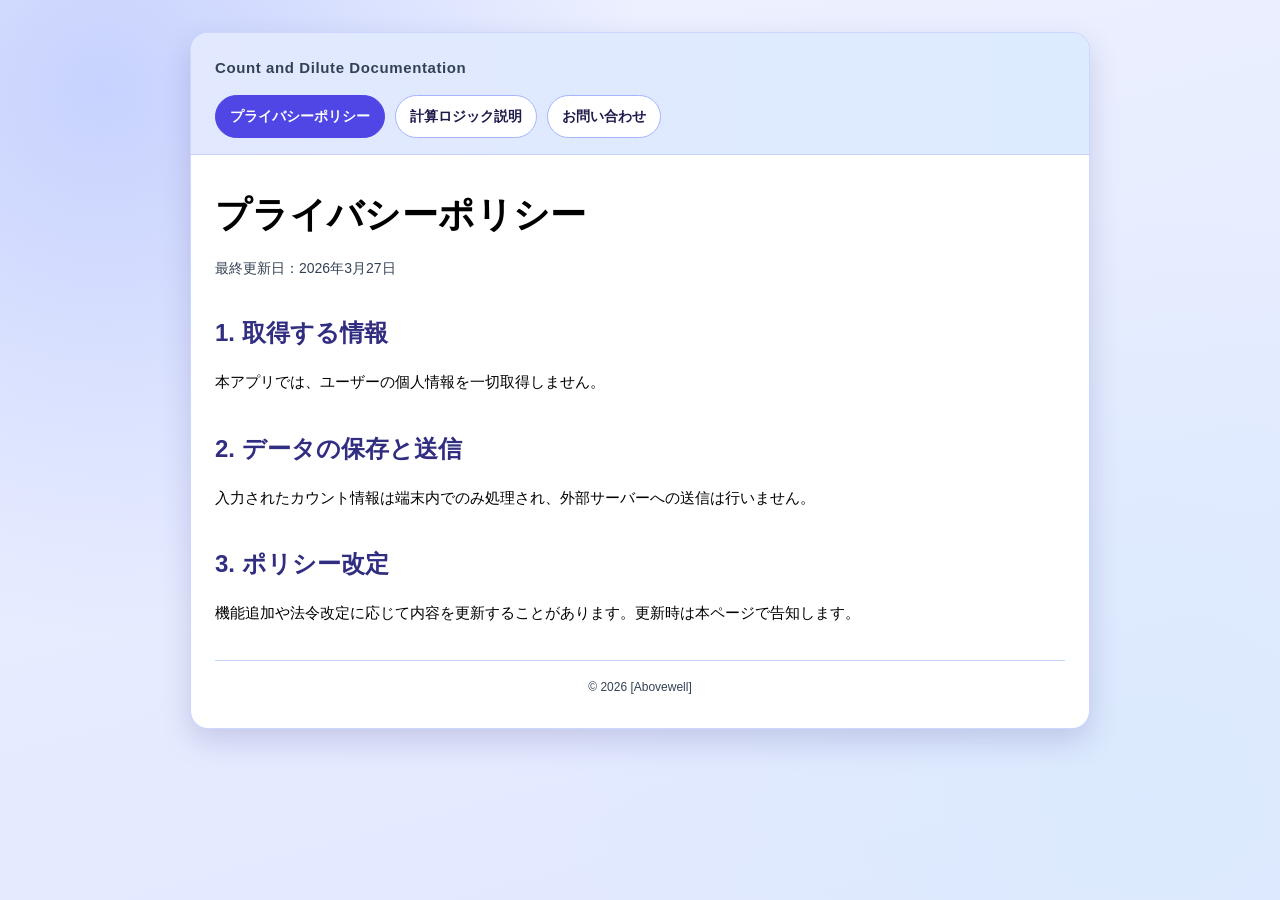
<file: index.html>
<!DOCTYPE html>
<html lang="ja">
<head>
    <meta charset="UTF-8">
    <meta name="viewport" content="width=device-width, initial-scale=1.0">
    <title>Hemocytometer プライバシーポリシー</title>
    <link rel="stylesheet" href="assets/styles.css">
</head>
<body>
    <div class="page">
        <header class="site-header">
            <p class="brand">Count and Dilute Documentation</p>
            <nav class="nav" aria-label="サイトナビゲーション">
                <a class="nav-link active" href="index.html">プライバシーポリシー</a>
                <a class="nav-link" href="calculation.html">計算ロジック説明</a>
                <a class="nav-link" href="inquiry.html">お問い合わせ</a>
            </nav>
        </header>

        <main class="content">
            <h1 class="page-title">プライバシーポリシー</h1>
            <p class="meta">最終更新日：2026年3月27日</p>

            <section class="section" id="information-collected">
                <h2>1. 取得する情報</h2>
                <p>本アプリでは、ユーザーの個人情報を一切取得しません。</p>
            </section>

            <section class="section" id="data-storage">
                <h2>2. データの保存と送信</h2>
                <p>入力されたカウント情報は端末内でのみ処理され、外部サーバーへの送信は行いません。</p>
            </section>

            <section class="section" id="policy-change">
                <h2>3. ポリシー改定</h2>
                <p>機能追加や法令改定に応じて内容を更新することがあります。更新時は本ページで告知します。</p>
            </section>

            <footer class="site-footer">
            &copy; 2026 [Abovewell]
            </footer>
        </main>
    </div>
</body>
</html>
</file>
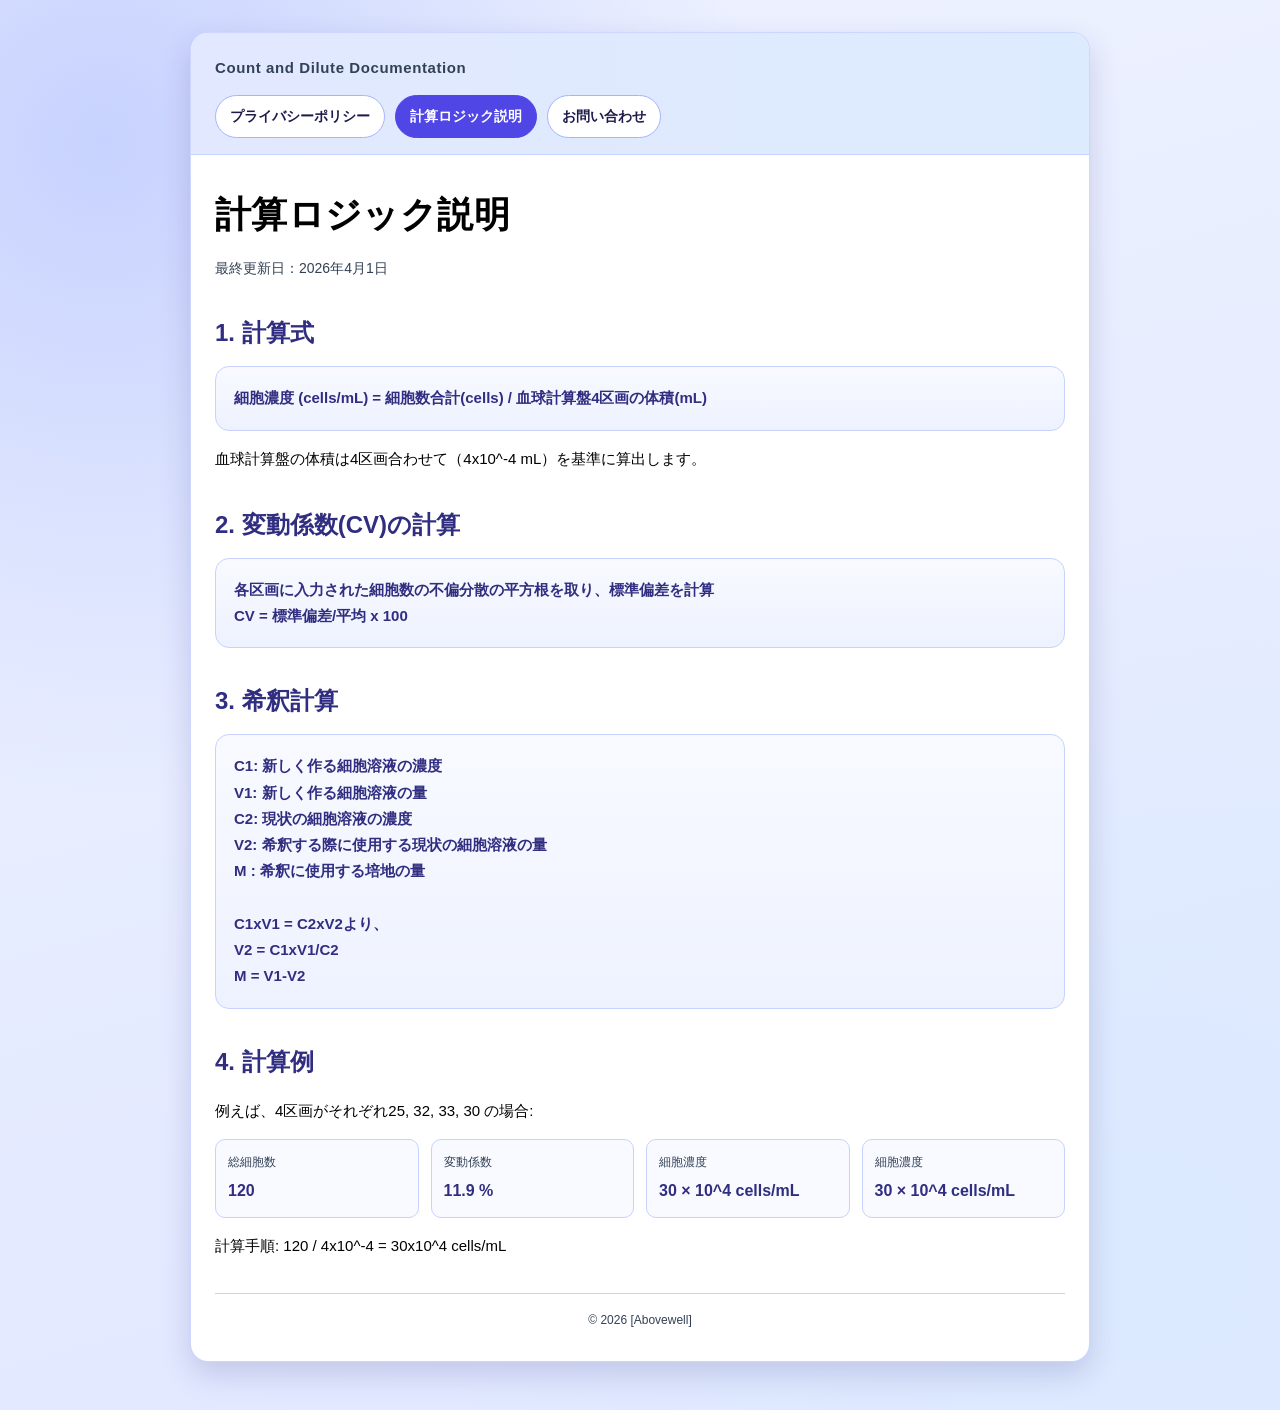
<file: calculation.html>
<!DOCTYPE html>
<html lang="ja">
<head>
    <meta charset="UTF-8">
    <meta name="viewport" content="width=device-width, initial-scale=1.0">
    <title>Hemocytometer 計算ロジック説明</title>
    <link rel="stylesheet" href="assets/styles.css">
</head>
<body>
    <div class="page">
        <header class="site-header">
            <p class="brand">Count and Dilute Documentation</p>
            <nav class="nav" aria-label="サイトナビゲーション">
                <a class="nav-link" href="index.html">プライバシーポリシー</a>
                <a class="nav-link active" href="calculation.html">計算ロジック説明</a>
                <a class="nav-link" href="inquiry.html">お問い合わせ</a>
            </nav>
        </header>

        <main class="content">
            <h1 class="page-title">計算ロジック説明</h1>
            <p class="meta">最終更新日：2026年4月1日</p>

            <section class="section" id="formula">
                <h2>1. 計算式</h2>
                <div class="formula-card">
                    <p class="formula">細胞濃度 (cells/mL) = 細胞数合計(cells) / 血球計算盤4区画の体積(mL)</p>
                </div>
                <p>血球計算盤の体積は4区画合わせて（4x10^-4 mL）を基準に算出します。</p>
            </section>

            <section class="section" id="formula">
                <h2>2. 変動係数(CV)の計算</h2>
                <div class="formula-card">
                    <p class="formula">
                        各区画に入力された細胞数の不偏分散の平方根を取り、標準偏差を計算<br>
                        CV = 標準偏差/平均 x 100
                    </p>
                </div>
            </section>
            <section class="section" id="formula">
                <h2>3. 希釈計算</h2>
                <div class="formula-card">
                    <p class="formula">
                        C1: 新しく作る細胞溶液の濃度<br>
                        V1: 新しく作る細胞溶液の量<br>
                        C2: 現状の細胞溶液の濃度<br>
                        V2: 希釈する際に使用する現状の細胞溶液の量<br>
                        M : 希釈に使用する培地の量<br>
                        <br>
                        C1xV1 = C2xV2より、<br>
                        V2 = C1xV1/C2<br>
                        M = V1-V2
                    </p>
                </div>
            </section>
            <section class="section" id="example">
                <h2>4. 計算例</h2>
                <p>例えば、4区画がそれぞれ25, 32, 33, 30 の場合:</p>
                <p>
                    <div class="example-grid">
                        <div class="example-cell">
                            <span class="example-label">総細胞数</span>
                            <span class="example-value">120</span>
                        </div>
                        <div class="example-cell">
                            <span class="example-label">変動係数</span>
                            <span class="example-value">11.9 %</span>
                        </div>
                        <div class="example-cell">
                            <span class="example-label">細胞濃度</span>
                            <span class="example-value">30 × 10^4 cells/mL</span>
                        </div>
                        <div class="example-cell">
                            <span class="example-label">細胞濃度</span>
                            <span class="example-value">30 × 10^4 cells/mL</span>
                        </div>
                    </div>
                </p>
                <p>計算手順: 120 / 4x10^-4 = 30x10^4 cells/mL</p>
            </section>

            <footer class="site-footer">
                &copy; 2026 [Abovewell]
            </footer>
        </main>
    </div>
</body>
</html>
</file>
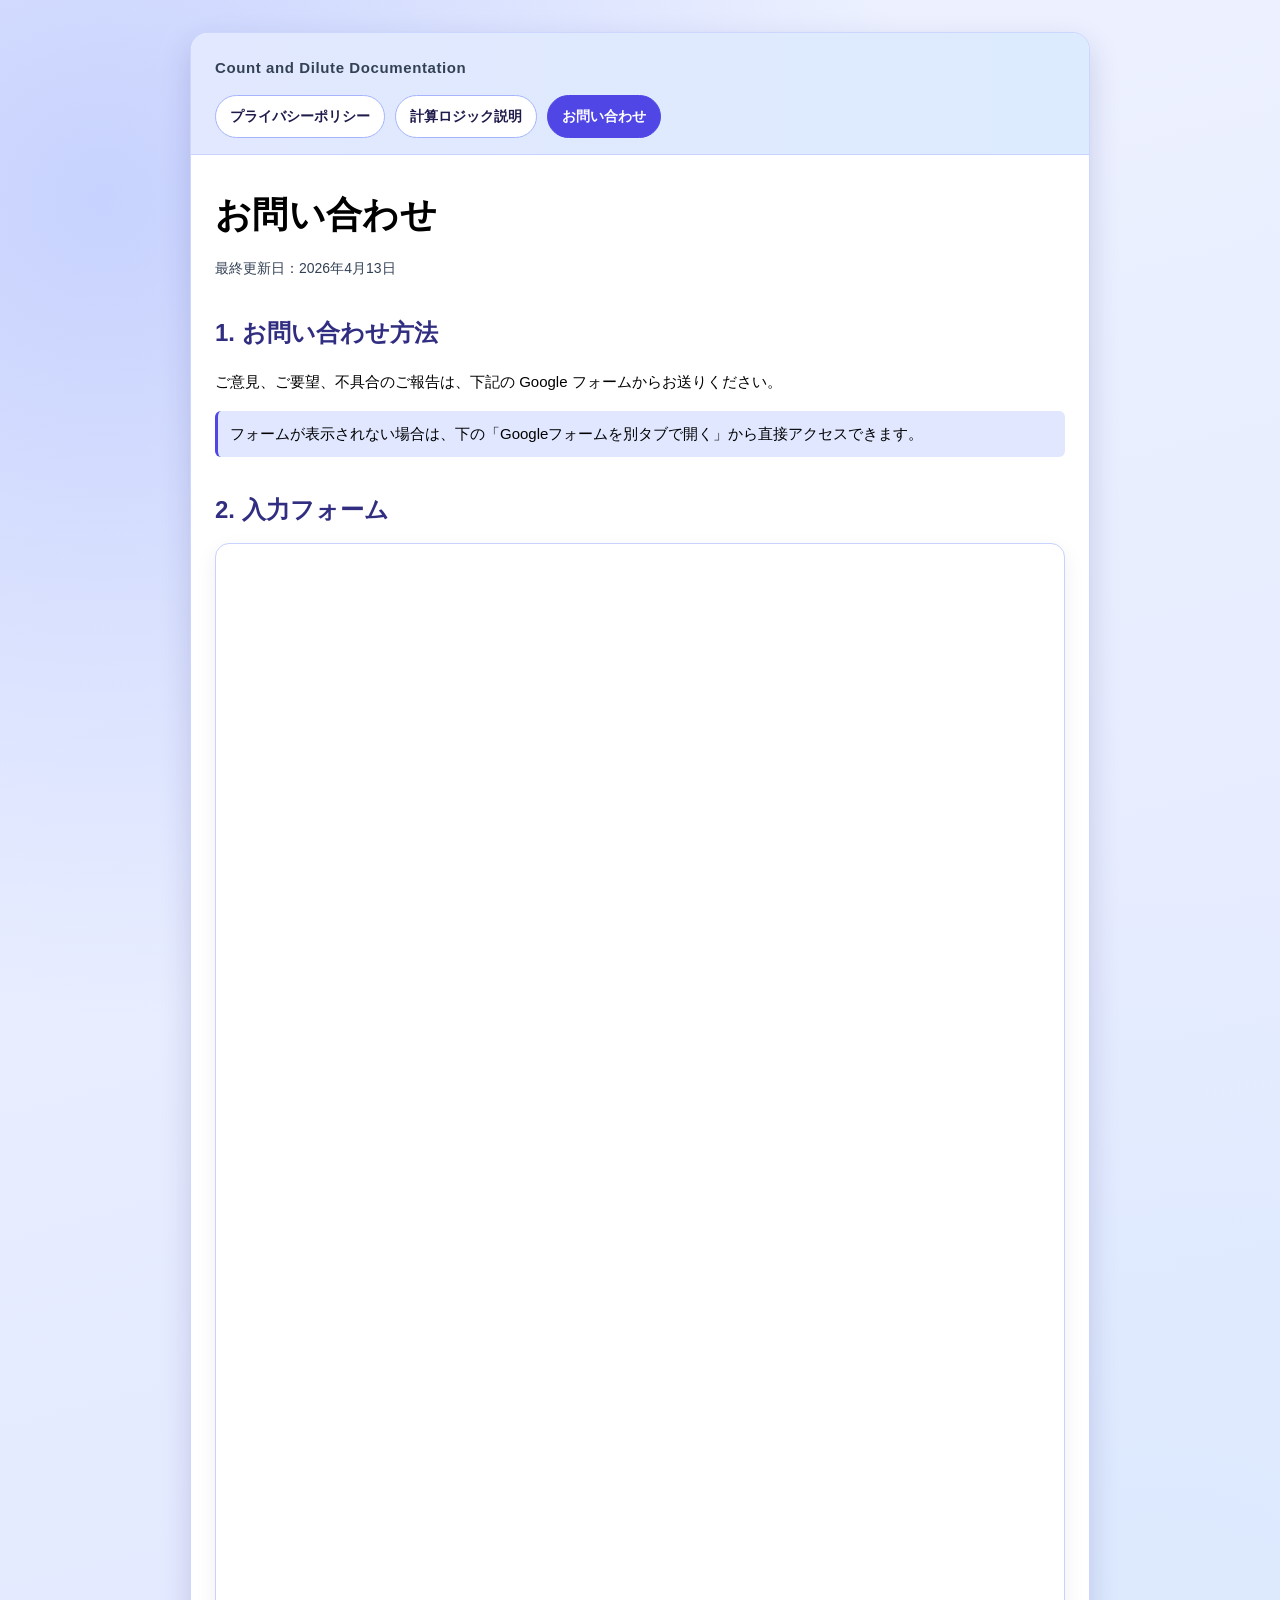
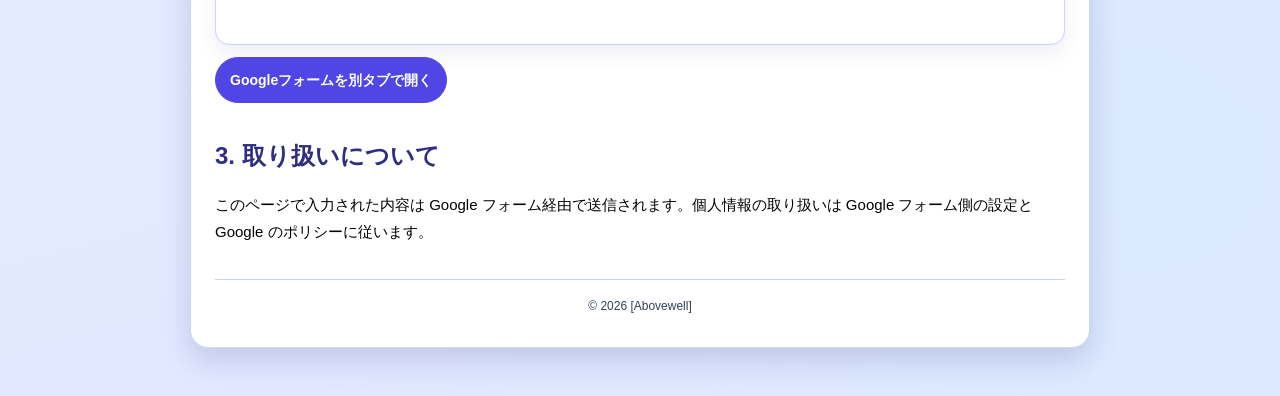
<file: inquiry.html>
<!DOCTYPE html>
<html lang="ja">
<head>
    <meta charset="UTF-8">
    <meta name="viewport" content="width=device-width, initial-scale=1.0">
    <title>Hemocytometer お問い合わせ</title>
    <link rel="stylesheet" href="assets/styles.css">
</head>
<body>
    <div class="page">
        <header class="site-header">
            <p class="brand">Count and Dilute Documentation</p>
            <nav class="nav" aria-label="サイトナビゲーション">
                <a class="nav-link" href="index.html">プライバシーポリシー</a>
                <a class="nav-link" href="calculation.html">計算ロジック説明</a>
                <a class="nav-link active" href="inquiry.html">お問い合わせ</a>
            </nav>
        </header>

        <main class="content">
            <h1 class="page-title">お問い合わせ</h1>
            <p class="meta">最終更新日：2026年4月13日</p>

            <section class="section" id="inquiry-intro">
                <h2>1. お問い合わせ方法</h2>
                <p>ご意見、ご要望、不具合のご報告は、下記の Google フォームからお送りください。</p>
                <div class="note">
                    フォームが表示されない場合は、下の「Googleフォームを別タブで開く」から直接アクセスできます。
                </div>
            </section>

            <section class="section" id="inquiry-form">
                <h2>2. 入力フォーム</h2>
                <div class="form-embed" aria-label="お問い合わせフォーム">
                    <iframe
                        src="https://docs.google.com/forms/d/e/1FAIpQLSeyypT0WPvrdIaEMfhjnpqqliwwWPXPQZ9hFsUZQyLXhf_b6Q/viewform?embedded=true"
                        title="お問い合わせフォーム"
                        loading="lazy"
                        referrerpolicy="no-referrer-when-downgrade"
                    >
                        お使いのブラウザではフォームを表示できません。下記のリンクから Google フォームを開いてください。
                    </iframe>
                </div>
                <p class="form-link-text">
                    <a class="external-form-link" href="https://docs.google.com/forms/d/e/1FAIpQLSeyypT0WPvrdIaEMfhjnpqqliwwWPXPQZ9hFsUZQyLXhf_b6Q/viewform?usp=publish-editor" target="_blank" rel="noopener noreferrer">Googleフォームを別タブで開く</a>
                </p>
            </section>

            <section class="section" id="privacy-note">
                <h2>3. 取り扱いについて</h2>
                <p>このページで入力された内容は Google フォーム経由で送信されます。個人情報の取り扱いは Google フォーム側の設定と Google のポリシーに従います。</p>
            </section>

            <footer class="site-footer">
                &copy; 2026 [Abovewell]
            </footer>
        </main>
    </div>
</body>
</html>
</file>
<file: assets/styles.css>
:root {
    --bg-top: #eef2ff;
    --bg-bottom: #e0e7ff;
    --surface: #ffffff;
    --text: #000000;
    --muted: #334155;
    --accent: #4f46e5;
    --accent-soft: #e0e7ff;
    --line: #c7d2fe;
    --shadow: 0 12px 30px rgba(49, 46, 129, 0.18);
}

* {
    box-sizing: border-box;
}

body {
    margin: 0;
    font-family: "Avenir Next", "Hiragino Kaku Gothic ProN", "Hiragino Sans", sans-serif;
    line-height: 1.75;
    color: var(--text);
    background:
        radial-gradient(circle at 8% 10%, #c7d2fe 0%, transparent 38%),
        radial-gradient(circle at 90% 88%, #dbeafe 0%, transparent 42%),
        linear-gradient(165deg, var(--bg-top), var(--bg-bottom));
    min-height: 100vh;
    padding: 32px 16px 48px;
}

.page {
    width: min(900px, 100%);
    margin: 0 auto;
    background: var(--surface);
    border: 1px solid rgba(199, 210, 254, 0.9);
    border-radius: 18px;
    box-shadow: var(--shadow);
    overflow: hidden;
}

.site-header {
    padding: 22px 24px 16px;
    border-bottom: 1px solid var(--line);
    background: linear-gradient(90deg, rgba(224, 231, 255, 0.95), rgba(219, 234, 254, 0.95));
}

.brand {
    margin: 0 0 14px;
    font-size: 15px;
    font-weight: 700;
    letter-spacing: 0.04em;
    color: var(--muted);
}

.nav {
    display: flex;
    flex-wrap: wrap;
    gap: 10px;
}

.nav-link {
    display: inline-block;
    text-decoration: none;
    color: #1e1b4b;
    border: 1px solid #a5b4fc;
    border-radius: 999px;
    padding: 8px 14px;
    font-size: 14px;
    font-weight: 600;
    transition: transform 0.18s ease, background-color 0.18s ease, color 0.18s ease;
    background: #ffffff;
}

.nav-link:hover {
    transform: translateY(-1px);
    background: #eef2ff;
}

.nav-link.active {
    background: var(--accent);
    border-color: var(--accent);
    color: #fff;
}

.content {
    padding: 28px 24px 30px;
}

.page-title {
    margin: 0;
    font-size: clamp(24px, 4vw, 36px);
    letter-spacing: 0.01em;
}

.meta {
    margin: 10px 0 26px;
    color: var(--muted);
    font-size: 14px;
}

.section {
    margin-top: 26px;
    padding-top: 6px;
}

.section h2 {
    margin: 0 0 12px;
    font-size: clamp(19px, 3vw, 24px);
    color: #312e81;
}

.section p,
.section li,
.note {
    font-size: 15px;
}

.section ul {
    margin: 12px 0;
    padding-left: 18px;
}

.formula-card {
    border: 1px solid var(--line);
    background: linear-gradient(180deg, #f8faff, #eef2ff);
    border-radius: 14px;
    padding: 18px;
    margin-top: 8px;
}

.formula {
    margin: 0;
    font-size: 17px;
    font-weight: 700;
    color: #312e81;
}

.example-grid {
    display: grid;
    grid-template-columns: repeat(4, minmax(0, 1fr));
    gap: 12px;
    margin-top: 14px;
}

.example-cell {
    border: 1px solid var(--line);
    background: #f8faff;
    border-radius: 10px;
    padding: 12px;
}

.example-label {
    display: block;
    font-size: 12px;
    color: var(--muted);
    margin-bottom: 4px;
}

.example-value {
    font-size: 16px;
    font-weight: 700;
    color: #312e81;
}

.note {
    margin-top: 14px;
    padding: 10px 12px;
    border-left: 3px solid var(--accent);
    background: var(--accent-soft);
    border-radius: 6px;
}

.form-embed {
    margin-top: 12px;
    border: 1px solid var(--line);
    border-radius: 14px;
    overflow: hidden;
    background: #fff;
    box-shadow: 0 8px 20px rgba(49, 46, 129, 0.08);
}

.form-embed iframe {
    display: block;
    width: 100%;
    min-height: 1100px;
    border: 0;
}

.form-link-text {
    margin: 12px 0 0;
}

.external-form-link {
    display: inline-block;
    padding: 10px 14px;
    border-radius: 999px;
    border: 1px solid var(--accent);
    background: var(--accent);
    color: #fff;
    text-decoration: none;
    font-size: 14px;
    font-weight: 700;
    transition: transform 0.18s ease, opacity 0.18s ease;
}

.external-form-link:hover {
    transform: translateY(-1px);
    opacity: 0.92;
}

.site-footer {
    margin-top: 34px;
    padding-top: 16px;
    border-top: 1px solid var(--line);
    color: #334155;
    font-size: 12px;
    text-align: center;
}

@media (max-width: 680px) {
    body {
        padding: 20px 10px 28px;
    }

    .site-header,
    .content {
        padding: 18px 16px;
    }

    .example-grid {
        grid-template-columns: 1fr;
    }

    .form-embed iframe {
        min-height: 1200px;
    }
}
</file>
